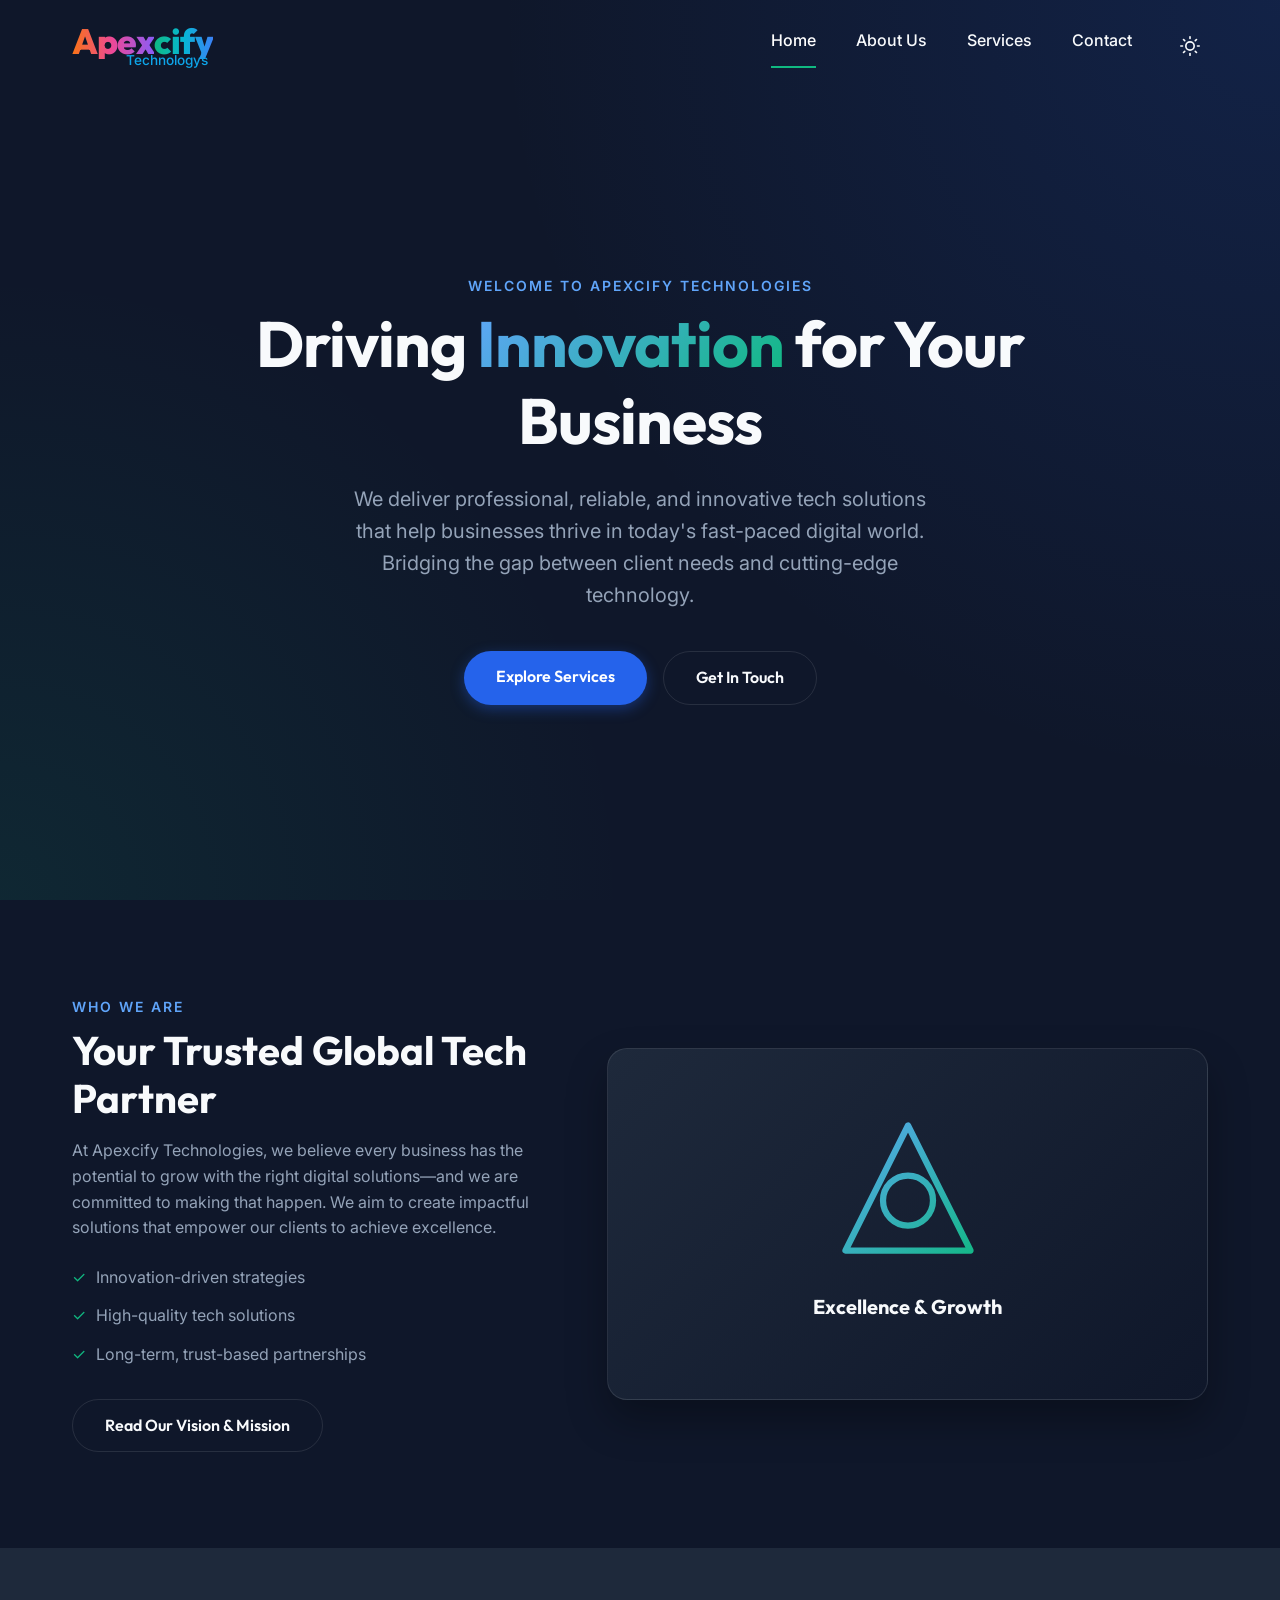
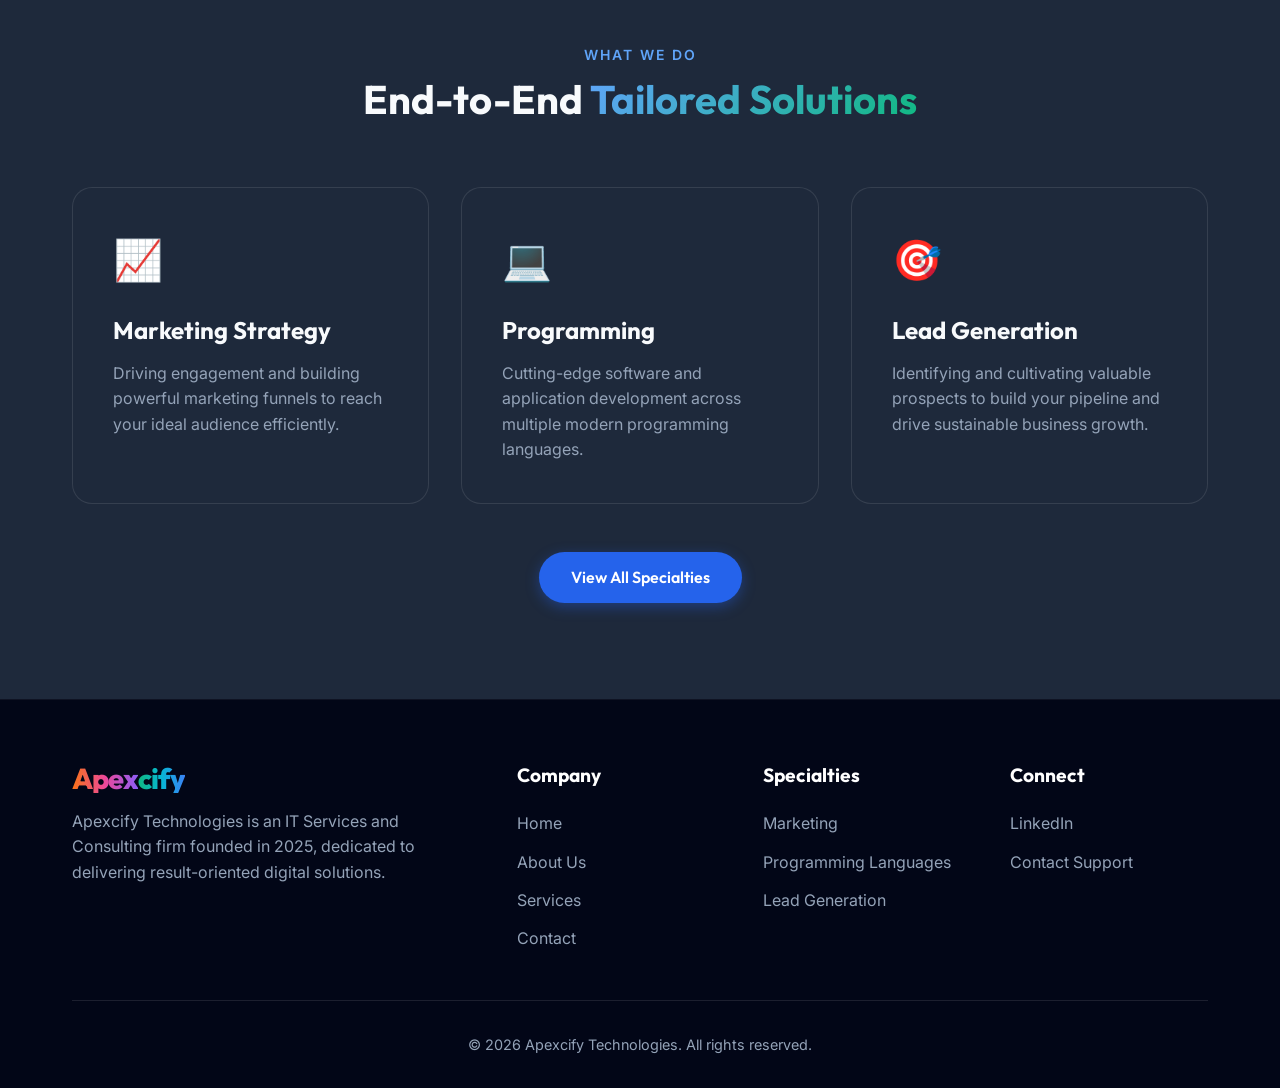
<file: index.html>
<!DOCTYPE html>
<html lang="en">
<head>
    <meta charset="UTF-8">
    <meta name="viewport" content="width=device-width, initial-scale=1.0">
    <title>Apexcify Technologies | Driving Innovation for Your Business</title>
    <meta name="description" content="Apexcify Technologies delivers professional, reliable, and innovative tech solutions including IT consulting, marketing, programming, and lead generation.">
    <!-- Main CSS -->
    <link rel="stylesheet" href="style.css">
</head>
<body>

    <!-- Header / Navigation -->
    <header class="header">
        <div class="container nav-container">
            <a href="index.html" class="logo-container">
                <div class="logo-text"><span class="apex">Apex</span><span class="cify">cify</span></div>
                <div class="logo-subtext">Technologys</div>
            </a>
            <nav class="nav-links">
                <a href="index.html" class="active">Home</a>
                <a href="about.html">About Us</a>
                <a href="services.html">Services</a>
                <a href="contact.html">Contact</a>
                <button class="theme-toggle" id="theme-toggle" aria-label="Toggle dark/light mode">
                    <svg class="sun-icon" xmlns="http://www.w3.org/2000/svg" width="20" height="20" viewBox="0 0 24 24" fill="none" stroke="currentColor" stroke-width="2" stroke-linecap="round" stroke-linejoin="round"><circle cx="12" cy="12" r="5"></circle><line x1="12" y1="1" x2="12" y2="3"></line><line x1="12" y1="21" x2="12" y2="23"></line><line x1="4.22" y1="4.22" x2="5.64" y2="5.64"></line><line x1="18.36" y1="18.36" x2="19.78" y2="19.78"></line><line x1="1" y1="12" x2="3" y2="12"></line><line x1="21" y1="12" x2="23" y2="12"></line><line x1="4.22" y1="19.78" x2="5.64" y2="18.36"></line><line x1="18.36" y1="5.64" x2="19.78" y2="4.22"></line></svg>
                    <svg class="moon-icon" xmlns="http://www.w3.org/2000/svg" width="20" height="20" viewBox="0 0 24 24" fill="none" stroke="currentColor" stroke-width="2" stroke-linecap="round" stroke-linejoin="round" style="display: none;"><path d="M21 12.79A9 9 0 1 1 11.21 3 7 7 0 0 0 21 12.79z"></path></svg>
                </button>
            </nav>
            <button class="mobile-menu-btn" aria-label="Toggle menu">
                <span class="menu-icon"></span>
            </button>
        </div>
    </header>

    <!-- Hero Section -->
    <section class="hero">
        <div class="container">
            <div class="hero-content text-center reveal">
                <span class="section-subtitle">Welcome to Apexcify Technologies</span>
                <h1>Driving <span class="gradient-text">Innovation</span> for Your Business</h1>
                <p>We deliver professional, reliable, and innovative tech solutions that help businesses thrive in today's fast-paced digital world. Bridging the gap between client needs and cutting-edge technology.</p>
                <div class="hero-btns">
                    <a href="services.html" class="btn btn-primary">Explore Services</a>
                    <a href="contact.html" class="btn btn-outline">Get in Touch</a>
                </div>
            </div>
        </div>
    </section>

    <!-- Intro Section -->
    <section class="section">
        <div class="container">
            <div class="flex-split">
                <div class="reveal">
                    <span class="section-subtitle">Who We Are</span>
                    <h2 class="section-title">Your Trusted Global Tech Partner</h2>
                    <p style="margin-bottom: 1.5rem; color: var(--text-muted);">
                        At Apexcify Technologies, we believe every business has the potential to grow with the right digital solutions—and we are committed to making that happen. We aim to create impactful solutions that empower our clients to achieve excellence.
                    </p>
                    <ul style="margin-bottom: 2rem; color: var(--text-muted);">
                        <li style="margin-bottom: 0.8rem; display: flex; align-items: center; gap: 10px;">
                            <span style="color: var(--accent);">✓</span> Innovation-driven strategies
                        </li>
                        <li style="margin-bottom: 0.8rem; display: flex; align-items: center; gap: 10px;">
                            <span style="color: var(--accent);">✓</span> High-quality tech solutions
                        </li>
                        <li style="margin-bottom: 0.8rem; display: flex; align-items: center; gap: 10px;">
                            <span style="color: var(--accent);">✓</span> Long-term, trust-based partnerships
                        </li>
                    </ul>
                    <a href="about.html" class="btn btn-outline">Read Our Vision & Mission</a>
                </div>
                <!-- Abstract visual placeholder -->
                <div class="reveal" style="background: linear-gradient(135deg, var(--bg-card), var(--bg-dark)); padding: 4rem; border-radius: 20px; border: 1px solid var(--border-color); box-shadow: 0 20px 40px rgba(0,0,0,0.3); text-align: center;">
                    <svg width="150" height="150" viewBox="0 0 24 24" fill="none" stroke="url(#paint0_linear)" stroke-width="1" stroke-linecap="round" stroke-linejoin="round">
                        <defs>
                            <linearGradient id="paint0_linear" x1="0" y1="0" x2="24" y2="24" gradientUnits="userSpaceOnUse">
                                <stop stop-color="#60a5fa" />
                                <stop offset="1" stop-color="#10b981" />
                            </linearGradient>
                        </defs>
                        <path d="M12 2L2 22H22L12 2Z"></path>
                        <circle cx="12" cy="14" r="4"></circle>
                    </svg>
                    <h3 style="margin-top: 1.5rem; font-size: 1.25rem;">Excellence & Growth</h3>
                </div>
            </div>
        </div>
    </section>

    <!-- Quick Services Preview -->
    <section class="section" style="background: var(--bg-card);">
        <div class="container">
            <div class="text-center section-header reveal">
                <span class="section-subtitle">What We Do</span>
                <h2 class="section-title">End-to-End <span class="gradient-text">Tailored Solutions</span></h2>
            </div>
            
            <div class="grid">
                <div class="card reveal" style="transition-delay: 0.1s;">
                    <div class="card-icon">📈</div>
                    <h3>Marketing Strategy</h3>
                    <p>Driving engagement and building powerful marketing funnels to reach your ideal audience efficiently.</p>
                </div>
                
                <div class="card reveal" style="transition-delay: 0.2s;">
                    <div class="card-icon">💻</div>
                    <h3>Programming</h3>
                    <p>Cutting-edge software and application development across multiple modern programming languages.</p>
                </div>
                
                <div class="card reveal" style="transition-delay: 0.3s;">
                    <div class="card-icon">🎯</div>
                    <h3>Lead Generation</h3>
                    <p>Identifying and cultivating valuable prospects to build your pipeline and drive sustainable business growth.</p>
                </div>
            </div>
            
            <div class="text-center reveal" style="margin-top: 3rem;">
                <a href="services.html" class="btn btn-primary">View All Specialties</a>
            </div>
        </div>
    </section>

    <!-- Footer -->
    <footer class="footer">
        <div class="container">
            <div class="footer-grid">
                <div class="footer-col">
                    <a href="index.html" class="logo-container" style="margin-bottom: 1rem; display: flex; flex-direction: column; align-items: flex-start;">
                        <div class="logo-text" style="font-size: 1.8rem;"><span class="apex">Apex</span><span class="cify">cify</span></div>
                    </a>
                    <p>Apexcify Technologies is an IT Services and Consulting firm founded in 2025, dedicated to delivering result-oriented digital solutions.</p>
                </div>
                <div class="footer-col">
                    <h4>Company</h4>
                    <div class="footer-links">
                        <a href="index.html">Home</a>
                        <a href="about.html">About Us</a>
                        <a href="services.html">Services</a>
                        <a href="contact.html">Contact</a>
                    </div>
                </div>
                <div class="footer-col">
                    <h4>Specialties</h4>
                    <div class="footer-links">
                        <a href="services.html#marketing">Marketing</a>
                        <a href="services.html#programming">Programming Languages</a>
                        <a href="services.html#leadgen">Lead Generation</a>
                    </div>
                </div>
                <div class="footer-col">
                    <h4>Connect</h4>
                    <div class="footer-links">
                        <a href="https://www.linkedin.com/company/apexcifytechnologys" target="_blank">LinkedIn</a>
                        <a href="contact.html">Contact Support</a>
                    </div>
                </div>
            </div>
            <div class="footer-bottom">
                <p>&copy; 2026 Apexcify Technologies. All rights reserved.</p>
            </div>
        </div>
    </footer>

    <!-- Main JS -->
    <script src="main.js"></script>
</body>
</html>
</file>
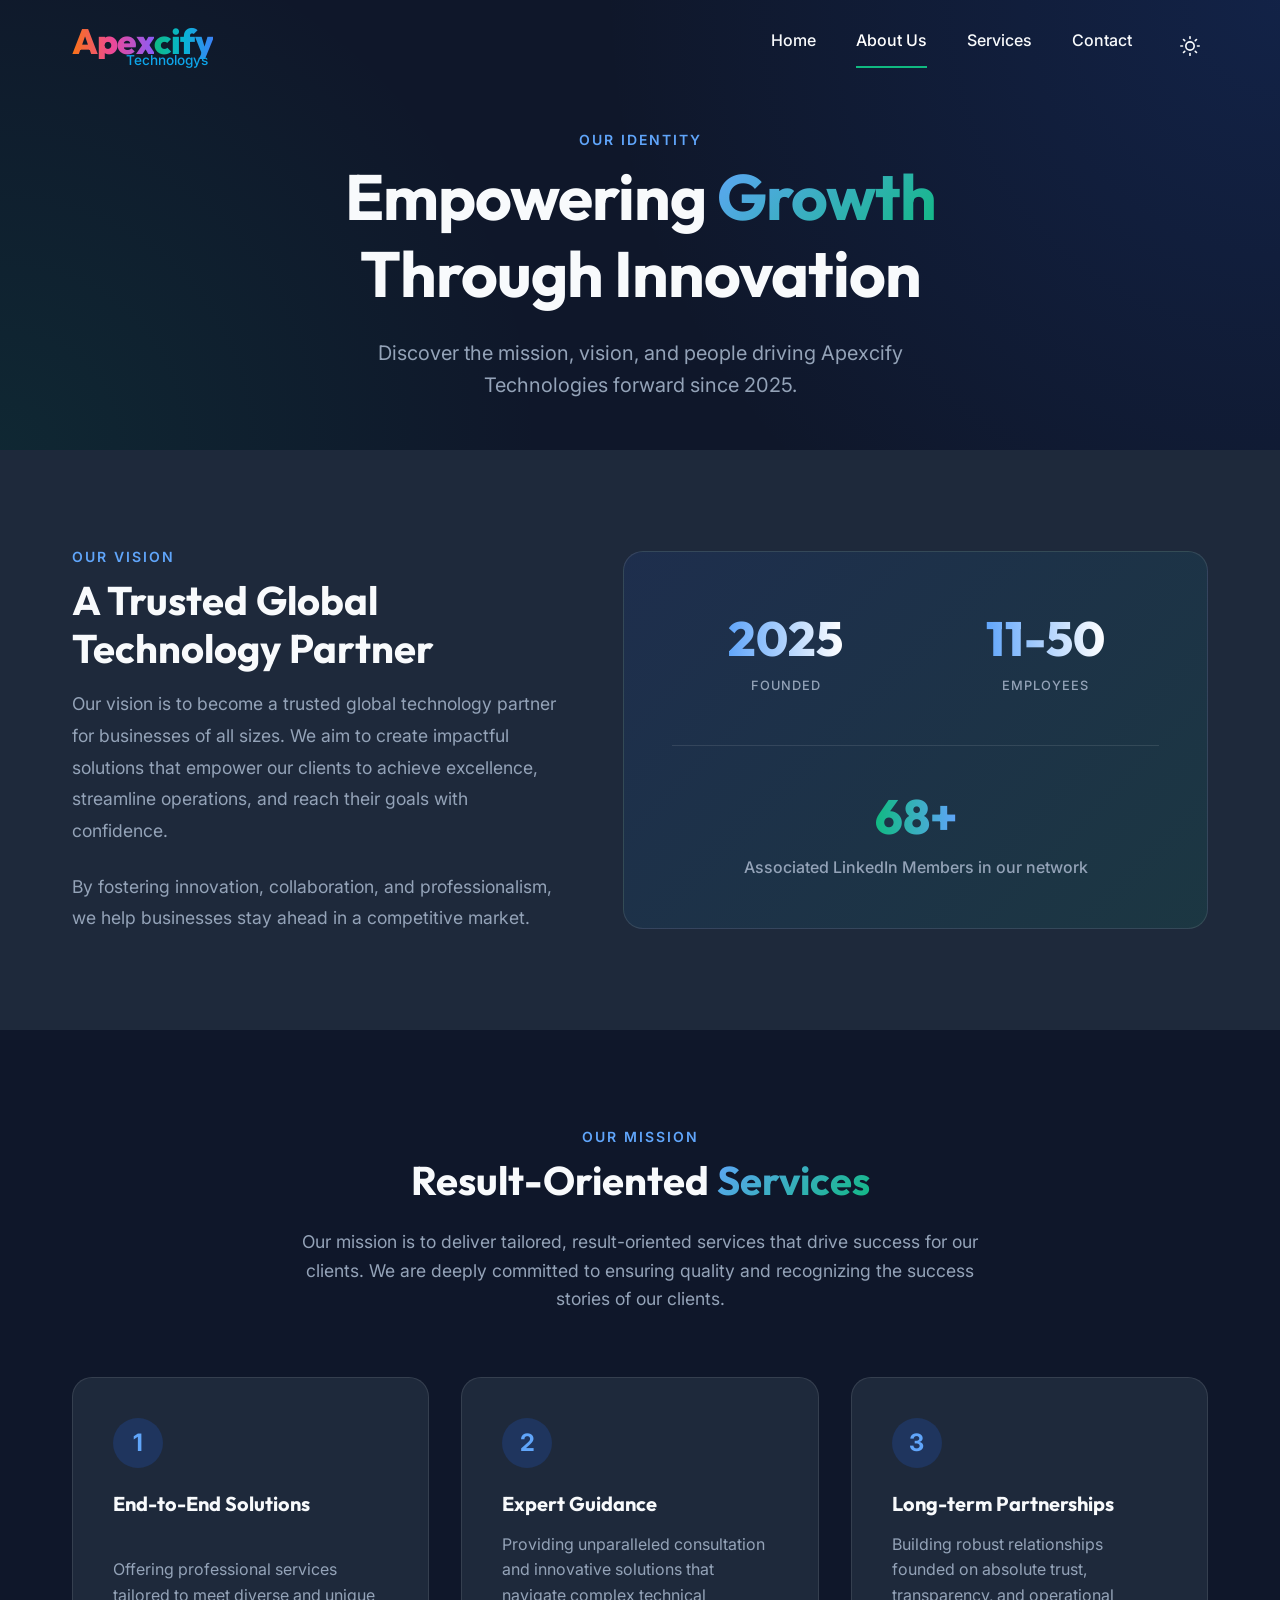
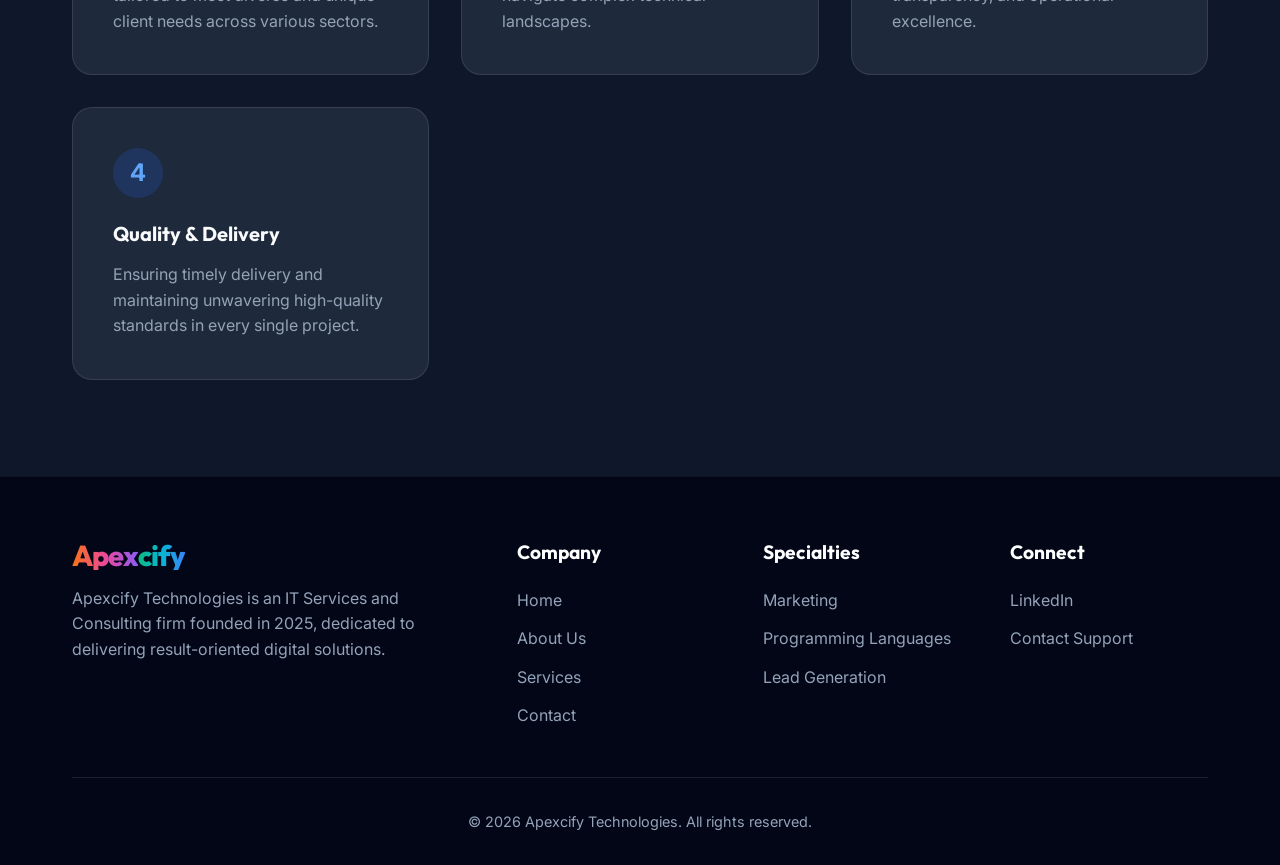
<file: about.html>
<!DOCTYPE html>
<html lang="en">
<head>
    <meta charset="UTF-8">
    <meta name="viewport" content="width=device-width, initial-scale=1.0">
    <title>About Us | Apexcify Technologies</title>
    <meta name="description" content="Learn about Apexcify Technologies' vision, mission, and how we empower businesses globally with expert IT consulting and tailored services.">
    <!-- Main CSS -->
    <link rel="stylesheet" href="style.css">
</head>
<body>

    <!-- Header / Navigation -->
    <header class="header">
        <div class="container nav-container">
            <a href="index.html" class="logo-container">
                <div class="logo-text"><span class="apex">Apex</span><span class="cify">cify</span></div>
                <div class="logo-subtext">Technologys</div>
            </a>
            <nav class="nav-links">
                <a href="index.html">Home</a>
                <a href="about.html" class="active">About Us</a>
                <a href="services.html">Services</a>
                <a href="contact.html">Contact</a>
                <button class="theme-toggle" id="theme-toggle" aria-label="Toggle dark/light mode">
                    <svg class="sun-icon" xmlns="http://www.w3.org/2000/svg" width="20" height="20" viewBox="0 0 24 24" fill="none" stroke="currentColor" stroke-width="2" stroke-linecap="round" stroke-linejoin="round"><circle cx="12" cy="12" r="5"></circle><line x1="12" y1="1" x2="12" y2="3"></line><line x1="12" y1="21" x2="12" y2="23"></line><line x1="4.22" y1="4.22" x2="5.64" y2="5.64"></line><line x1="18.36" y1="18.36" x2="19.78" y2="19.78"></line><line x1="1" y1="12" x2="3" y2="12"></line><line x1="21" y1="12" x2="23" y2="12"></line><line x1="4.22" y1="19.78" x2="5.64" y2="18.36"></line><line x1="18.36" y1="5.64" x2="19.78" y2="4.22"></line></svg>
                    <svg class="moon-icon" xmlns="http://www.w3.org/2000/svg" width="20" height="20" viewBox="0 0 24 24" fill="none" stroke="currentColor" stroke-width="2" stroke-linecap="round" stroke-linejoin="round" style="display: none;"><path d="M21 12.79A9 9 0 1 1 11.21 3 7 7 0 0 0 21 12.79z"></path></svg>
                </button>
            </nav>
            <button class="mobile-menu-btn" aria-label="Toggle menu">
                <span class="menu-icon"></span>
            </button>
        </div>
    </header>

    <!-- Hero Section (Subpage Profile) -->
    <section class="hero" style="min-height: 50vh; padding-top: 120px;">
        <div class="container">
            <div class="hero-content text-center reveal">
                <span class="section-subtitle">Our Identity</span>
                <h1>Empowering <span class="gradient-text">Growth</span> Through Innovation</h1>
                <p>Discover the mission, vision, and people driving Apexcify Technologies forward since 2025.</p>
            </div>
        </div>
    </section>

    <!-- Vision Section -->
    <section class="section" style="background: var(--bg-card);">
        <div class="container">
            <div class="flex-split reveal">
                <div>
                    <span class="section-subtitle">Our Vision</span>
                    <h2 class="section-title">A Trusted Global Technology Partner</h2>
                    <p style="margin-bottom: 1.5rem; color: var(--text-muted); font-size: 1.1rem; line-height: 1.8;">
                        Our vision is to become a trusted global technology partner for businesses of all sizes. We aim to create impactful solutions that empower our clients to achieve excellence, streamline operations, and reach their goals with confidence. 
                    </p>
                    <p style="color: var(--text-muted); font-size: 1.1rem; line-height: 1.8;">
                        By fostering innovation, collaboration, and professionalism, we help businesses stay ahead in a competitive market.
                    </p>
                </div>
                <div class="about-stats-grid">
                    <!-- Company Stats -->
                    <div style="text-align: center;">
                        <span style="font-size: 3rem; font-weight: 800; font-family: var(--font-heading); background: linear-gradient(to right, #60a5fa, #fff); -webkit-background-clip: text; background-clip: text; color: transparent;">2025</span>
                        <p style="color: var(--text-muted); font-weight: 500; text-transform: uppercase; font-size: 0.8rem; letter-spacing: 1px;">Founded</p>
                    </div>
                    <div style="text-align: center;">
                        <span style="font-size: 3rem; font-weight: 800; font-family: var(--font-heading); background: linear-gradient(to right, #60a5fa, #fff); -webkit-background-clip: text; background-clip: text; color: transparent;">11-50</span>
                        <p style="color: var(--text-muted); font-weight: 500; text-transform: uppercase; font-size: 0.8rem; letter-spacing: 1px;">Employees</p>
                    </div>
                    <div style="grid-column: span 2; text-align: center; margin-top: 1rem; padding-top: 2rem; border-top: 1px solid var(--border-color);">
                        <span style="font-size: 3rem; font-weight: 800; font-family: var(--font-heading); background: linear-gradient(to right, #10b981, #60a5fa); -webkit-background-clip: text; background-clip: text; color: transparent;">68+</span>
                        <p style="color: var(--text-muted); font-weight: 500;">Associated LinkedIn Members in our network</p>
                    </div>
                </div>
            </div>
        </div>
    </section>

    <!-- Mission Section -->
    <section class="section">
        <div class="container">
            <div class="text-center section-header reveal">
                <span class="section-subtitle">Our Mission</span>
                <h2 class="section-title">Result-Oriented <span class="gradient-text">Services</span></h2>
                <p style="max-width: 700px; margin: 1.5rem auto 0; color: var(--text-muted); font-size: 1.1rem;">
                    Our mission is to deliver tailored, result-oriented services that drive success for our clients. We are deeply committed to ensuring quality and recognizing the success stories of our clients.
                </p>
            </div>

            <div class="grid" style="margin-top: 2rem;">
                <div class="card reveal" style="transition-delay: 0.1s; display: flex; flex-direction: column;">
                    <div style="width: 50px; height: 50px; border-radius: 50%; background: rgba(37,99,235,0.2); display: flex; align-items: center; justify-content: center; color: var(--primary-light); font-size: 1.5rem; font-weight: bold; margin-bottom: 1.5rem;">1</div>
                    <h3 style="font-size: 1.25rem;">End-to-End Solutions</h3>
                    <p style="margin-top: auto;">Offering professional services tailored to meet diverse and unique client needs across various sectors.</p>
                </div>
                
                <div class="card reveal" style="transition-delay: 0.2s; display: flex; flex-direction: column;">
                    <div style="width: 50px; height: 50px; border-radius: 50%; background: rgba(37,99,235,0.2); display: flex; align-items: center; justify-content: center; color: var(--primary-light); font-size: 1.5rem; font-weight: bold; margin-bottom: 1.5rem;">2</div>
                    <h3 style="font-size: 1.25rem;">Expert Guidance</h3>
                    <p style="margin-top: auto;">Providing unparalleled consultation and innovative solutions that navigate complex technical landscapes.</p>
                </div>

                <div class="card reveal" style="transition-delay: 0.3s; display: flex; flex-direction: column;">
                    <div style="width: 50px; height: 50px; border-radius: 50%; background: rgba(37,99,235,0.2); display: flex; align-items: center; justify-content: center; color: var(--primary-light); font-size: 1.5rem; font-weight: bold; margin-bottom: 1.5rem;">3</div>
                    <h3 style="font-size: 1.25rem;">Long-term Partnerships</h3>
                    <p style="margin-top: auto;">Building robust relationships founded on absolute trust, transparency, and operational excellence.</p>
                </div>

                <div class="card reveal" style="transition-delay: 0.4s; display: flex; flex-direction: column;">
                    <div style="width: 50px; height: 50px; border-radius: 50%; background: rgba(37,99,235,0.2); display: flex; align-items: center; justify-content: center; color: var(--primary-light); font-size: 1.5rem; font-weight: bold; margin-bottom: 1.5rem;">4</div>
                    <h3 style="font-size: 1.25rem;">Quality & Delivery</h3>
                    <p style="margin-top: auto;">Ensuring timely delivery and maintaining unwavering high-quality standards in every single project.</p>
                </div>
            </div>
        </div>
    </section>

    <!-- Footer -->
    <footer class="footer">
        <div class="container">
            <div class="footer-grid">
                <div class="footer-col">
                    <a href="index.html" class="logo-container" style="margin-bottom: 1rem; display: flex; flex-direction: column; align-items: flex-start;">
                        <div class="logo-text" style="font-size: 1.8rem;"><span class="apex">Apex</span><span class="cify">cify</span></div>
                    </a>
                    <p>Apexcify Technologies is an IT Services and Consulting firm founded in 2025, dedicated to delivering result-oriented digital solutions.</p>
                </div>
                <div class="footer-col">
                    <h4>Company</h4>
                    <div class="footer-links">
                        <a href="index.html">Home</a>
                        <a href="about.html">About Us</a>
                        <a href="services.html">Services</a>
                        <a href="contact.html">Contact</a>
                    </div>
                </div>
                <div class="footer-col">
                    <h4>Specialties</h4>
                    <div class="footer-links">
                        <a href="services.html#marketing">Marketing</a>
                        <a href="services.html#programming">Programming Languages</a>
                        <a href="services.html#leadgen">Lead Generation</a>
                    </div>
                </div>
                <div class="footer-col">
                    <h4>Connect</h4>
                    <div class="footer-links">
                        <a href="https://www.linkedin.com/company/apexcifytechnologys" target="_blank">LinkedIn</a>
                        <a href="contact.html">Contact Support</a>
                    </div>
                </div>
            </div>
            <div class="footer-bottom">
                <p>&copy; 2026 Apexcify Technologies. All rights reserved.</p>
            </div>
        </div>
    </footer>

    <!-- Main JS -->
    <script src="main.js"></script>
</body>
</html>
</file>
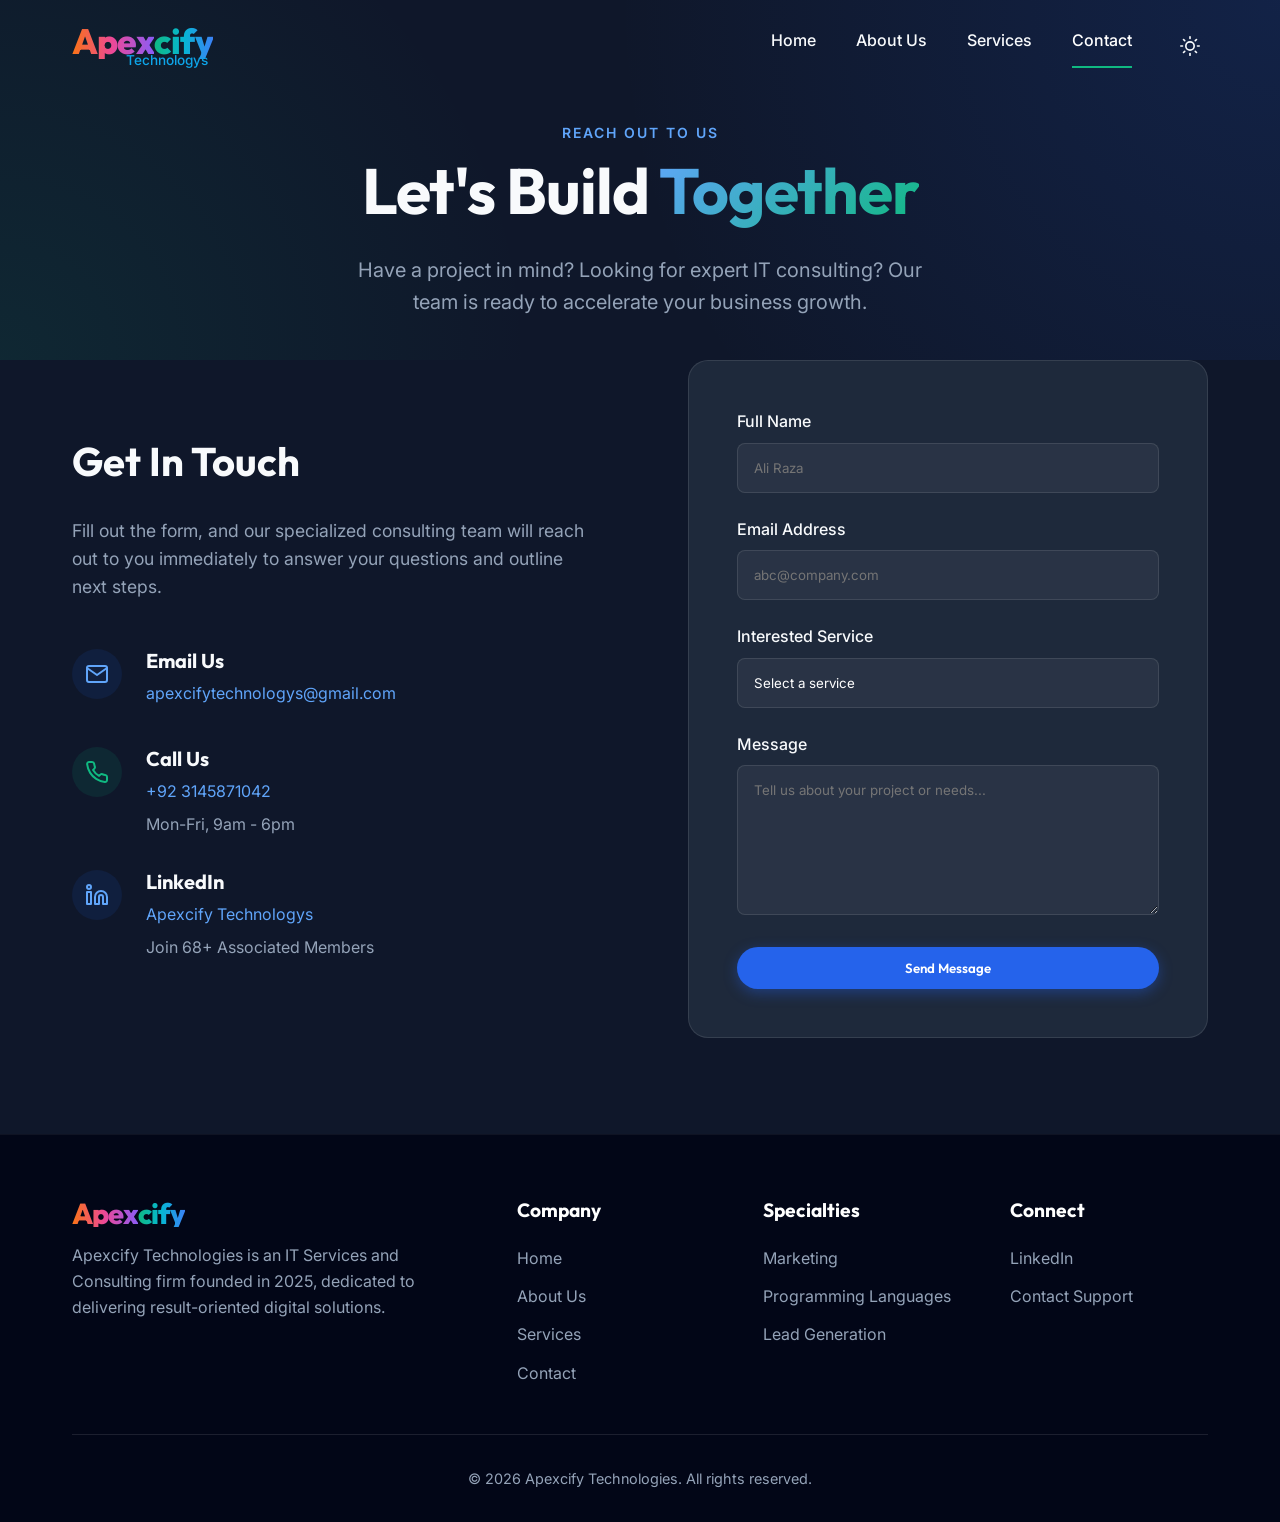
<file: contact.html>
<!DOCTYPE html>
<html lang="en">
<head>
    <meta charset="UTF-8">
    <meta name="viewport" content="width=device-width, initial-scale=1.0">
    <title>Contact | Apexcify Technologies</title>
    <meta name="description" content="Get in touch with Apexcify Technologies and let's discuss your next IT consulting, programming, or lead generation project.">
    <!-- Main CSS -->
    <link rel="stylesheet" href="style.css">
</head>
<body>

    <!-- Header / Navigation -->
    <header class="header">
        <div class="container nav-container">
            <a href="index.html" class="logo-container">
                <div class="logo-text"><span class="apex">Apex</span><span class="cify">cify</span></div>
                <div class="logo-subtext">Technologys</div>
            </a>
            <nav class="nav-links">
                <a href="index.html">Home</a>
                <a href="about.html">About Us</a>
                <a href="services.html">Services</a>
                <a href="contact.html" class="active">Contact</a>
                <button class="theme-toggle" id="theme-toggle" aria-label="Toggle dark/light mode">
                    <svg class="sun-icon" xmlns="http://www.w3.org/2000/svg" width="20" height="20" viewBox="0 0 24 24" fill="none" stroke="currentColor" stroke-width="2" stroke-linecap="round" stroke-linejoin="round"><circle cx="12" cy="12" r="5"></circle><line x1="12" y1="1" x2="12" y2="3"></line><line x1="12" y1="21" x2="12" y2="23"></line><line x1="4.22" y1="4.22" x2="5.64" y2="5.64"></line><line x1="18.36" y1="18.36" x2="19.78" y2="19.78"></line><line x1="1" y1="12" x2="3" y2="12"></line><line x1="21" y1="12" x2="23" y2="12"></line><line x1="4.22" y1="19.78" x2="5.64" y2="18.36"></line><line x1="18.36" y1="5.64" x2="19.78" y2="4.22"></line></svg>
                    <svg class="moon-icon" xmlns="http://www.w3.org/2000/svg" width="20" height="20" viewBox="0 0 24 24" fill="none" stroke="currentColor" stroke-width="2" stroke-linecap="round" stroke-linejoin="round" style="display: none;"><path d="M21 12.79A9 9 0 1 1 11.21 3 7 7 0 0 0 21 12.79z"></path></svg>
                </button>
            </nav>
            <button class="mobile-menu-btn" aria-label="Toggle menu">
                <span class="menu-icon"></span>
            </button>
        </div>
    </header>

    <!-- Hero Section -->
    <section class="hero" style="min-height: 40vh; padding-top: 120px;">
        <div class="container">
            <div class="hero-content text-center reveal">
                <span class="section-subtitle">Reach Out To Us</span>
                <h1>Let's Build <span class="gradient-text">Together</span></h1>
                <p>Have a project in mind? Looking for expert IT consulting? Our team is ready to accelerate your business growth.</p>
            </div>
        </div>
    </section>

    <!-- Contact Details & Form -->
    <section class="section" style="padding-top: 0;">
        <div class="container">
            <div class="flex-split reveal">
                
                <!-- Contact Info -->
                <div class="contact-info">
                    <h2 class="section-title" style="margin-bottom: 2rem;">Get In Touch</h2>
                    <p style="color: var(--text-muted); font-size: 1.1rem; margin-bottom: 3rem;">
                        Fill out the form, and our specialized consulting team will reach out to you immediately to answer your questions and outline next steps.
                    </p>
                    
                    <div style="display: flex; flex-direction: column; gap: 2rem;">
                        <div style="display: flex; gap: 1.5rem; align-items: flex-start;">
                            <div style="width: 50px; height: 50px; border-radius: 50%; background: rgba(37,99,235,0.1); display: flex; align-items: center; justify-content: center; color: var(--primary-light); flex-shrink: 0;">
                                <svg width="24" height="24" viewBox="0 0 24 24" fill="none" stroke="currentColor" stroke-width="2" stroke-linecap="round" stroke-linejoin="round"><path d="M4 4h16c1.1 0 2 .9 2 2v12c0 1.1-.9 2-2 2H4c-1.1 0-2-.9-2-2V6c0-1.1.9-2 2-2z"></path><polyline points="22,6 12,13 2,6"></polyline></svg>
                            </div>
                            <div>
                                <h4 style="font-size: 1.25rem; margin-bottom: 0.5rem;">Email Us</h4>
                                <a href="mailto:apexcifytechnologys@gmail.com" style="color: var(--primary-light); text-decoration: none; display: block; margin-bottom: 0.5rem;">apexcifytechnologys@gmail.com</a>
                            </div>
                        </div>

                        <div style="display: flex; gap: 1.5rem; align-items: flex-start;">
                            <div style="width: 50px; height: 50px; border-radius: 50%; background: rgba(16,185,129,0.1); display: flex; align-items: center; justify-content: center; color: var(--accent); flex-shrink: 0;">
                                <svg width="24" height="24" viewBox="0 0 24 24" fill="none" stroke="currentColor" stroke-width="2" stroke-linecap="round" stroke-linejoin="round"><path d="M22 16.92v3a2 2 0 0 1-2.18 2 19.79 19.79 0 0 1-8.63-3.07 19.5 19.5 0 0 1-6-6 19.79 19.79 0 0 1-3.07-8.67A2 2 0 0 1 4.11 2h3a2 2 0 0 1 2 1.72 12.84 12.84 0 0 0 .7 2.81 2 2 0 0 1-.45 2.11L8.09 9.91a16 16 0 0 0 6 6l1.27-1.27a2 2 0 0 1 2.11-.45 12.84 12.84 0 0 0 2.81.7A2 2 0 0 1 22 16.92z"></path></svg>
                            </div>
                            <div>
                                <h4 style="font-size: 1.25rem; margin-bottom: 0.5rem;">Call Us</h4>
                                <a href="tel:+923145871042" style="color: var(--primary-light); text-decoration: none; display: block; margin-bottom: 0.5rem;">+92 3145871042</a>
                                <p style="color: var(--text-muted);">Mon-Fri, 9am - 6pm</p>
                            </div>
                        </div>

                        <div style="display: flex; gap: 1.5rem; align-items: flex-start;">
                            <div style="width: 50px; height: 50px; border-radius: 50%; background: rgba(37,99,235,0.1); display: flex; align-items: center; justify-content: center; color: var(--primary-light); flex-shrink: 0;">
                                <svg width="24" height="24" viewBox="0 0 24 24" fill="none" stroke="currentColor" stroke-width="2" stroke-linecap="round" stroke-linejoin="round"><path d="M16 8a6 6 0 0 1 6 6v7h-4v-7a2 2 0 0 0-2-2 2 2 0 0 0-2 2v7h-4v-7a6 6 0 0 1 6-6z"></path><rect x="2" y="9" width="4" height="12"></rect><circle cx="4" cy="4" r="2"></circle></svg>
                            </div>
                            <div>
                                <h4 style="font-size: 1.25rem; margin-bottom: 0.5rem;">LinkedIn</h4>
                                <a href="https://www.linkedin.com/company/apexcifytechnologys" target="_blank" style="color: var(--primary-light); text-decoration: none; display: block; margin-bottom: 0.5rem;">Apexcify Technologys</a>
                                <p style="color: var(--text-muted);">Join 68+ Associated Members</p>
                            </div>
                        </div>
                    </div>
                </div>
                
                <!-- Form -->
                <div>
                    <form class="contact-form" onsubmit="event.preventDefault(); alert('Message Form Simulation. In production, this will submit your message.');">
                        <div class="form-group">
                            <label for="name">Full Name</label>
                            <input type="text" id="name" class="form-control" placeholder="Ali Raza" required>
                        </div>
                        <div class="form-group">
                            <label for="email">Email Address</label>
                            <input type="email" id="email" class="form-control" placeholder="abc@company.com" required>
                        </div>
                        <div class="form-group">
                            <label for="service">Interested Service</label>
                            <select id="service" class="form-control" required style="appearance: none;">
                                <option value="" disabled selected>Select a service</option>
                                <option value="marketing">Marketing Strategy</option>
                                <option value="programming">Programming & Development</option>
                                <option value="leadgen">Lead Generation</option>
                                <option value="other">IT Consulting / Other</option>
                            </select>
                        </div>
                        <div class="form-group">
                            <label for="message">Message</label>
                            <textarea id="message" class="form-control" placeholder="Tell us about your project or needs..." required></textarea>
                        </div>
                        <button type="submit" class="btn btn-primary" style="width: 100%;">Send Message</button>
                    </form>
                </div>
                
            </div>
        </div>
    </section>

    <!-- Footer -->
    <footer class="footer">
        <div class="container">
            <div class="footer-grid">
                <div class="footer-col">
                    <a href="index.html" class="logo-container" style="margin-bottom: 1rem; display: flex; flex-direction: column; align-items: flex-start;">
                        <div class="logo-text" style="font-size: 1.8rem;"><span class="apex">Apex</span><span class="cify">cify</span></div>
                    </a>
                    <p>Apexcify Technologies is an IT Services and Consulting firm founded in 2025, dedicated to delivering result-oriented digital solutions.</p>
                </div>
                <div class="footer-col">
                    <h4>Company</h4>
                    <div class="footer-links">
                        <a href="index.html">Home</a>
                        <a href="about.html">About Us</a>
                        <a href="services.html">Services</a>
                        <a href="contact.html">Contact</a>
                    </div>
                </div>
                <div class="footer-col">
                    <h4>Specialties</h4>
                    <div class="footer-links">
                        <a href="services.html#marketing">Marketing</a>
                        <a href="services.html#programming">Programming Languages</a>
                        <a href="services.html#leadgen">Lead Generation</a>
                    </div>
                </div>
                <div class="footer-col">
                    <h4>Connect</h4>
                    <div class="footer-links">
                        <a href="https://www.linkedin.com/company/apexcifytechnologys" target="_blank">LinkedIn</a>
                        <a href="contact.html">Contact Support</a>
                    </div>
                </div>
            </div>
            <div class="footer-bottom">
                <p>&copy; 2026 Apexcify Technologies. All rights reserved.</p>
            </div>
        </div>
    </footer>

    <!-- Main JS -->
    <script src="main.js"></script>
</body>
</html>
</file>
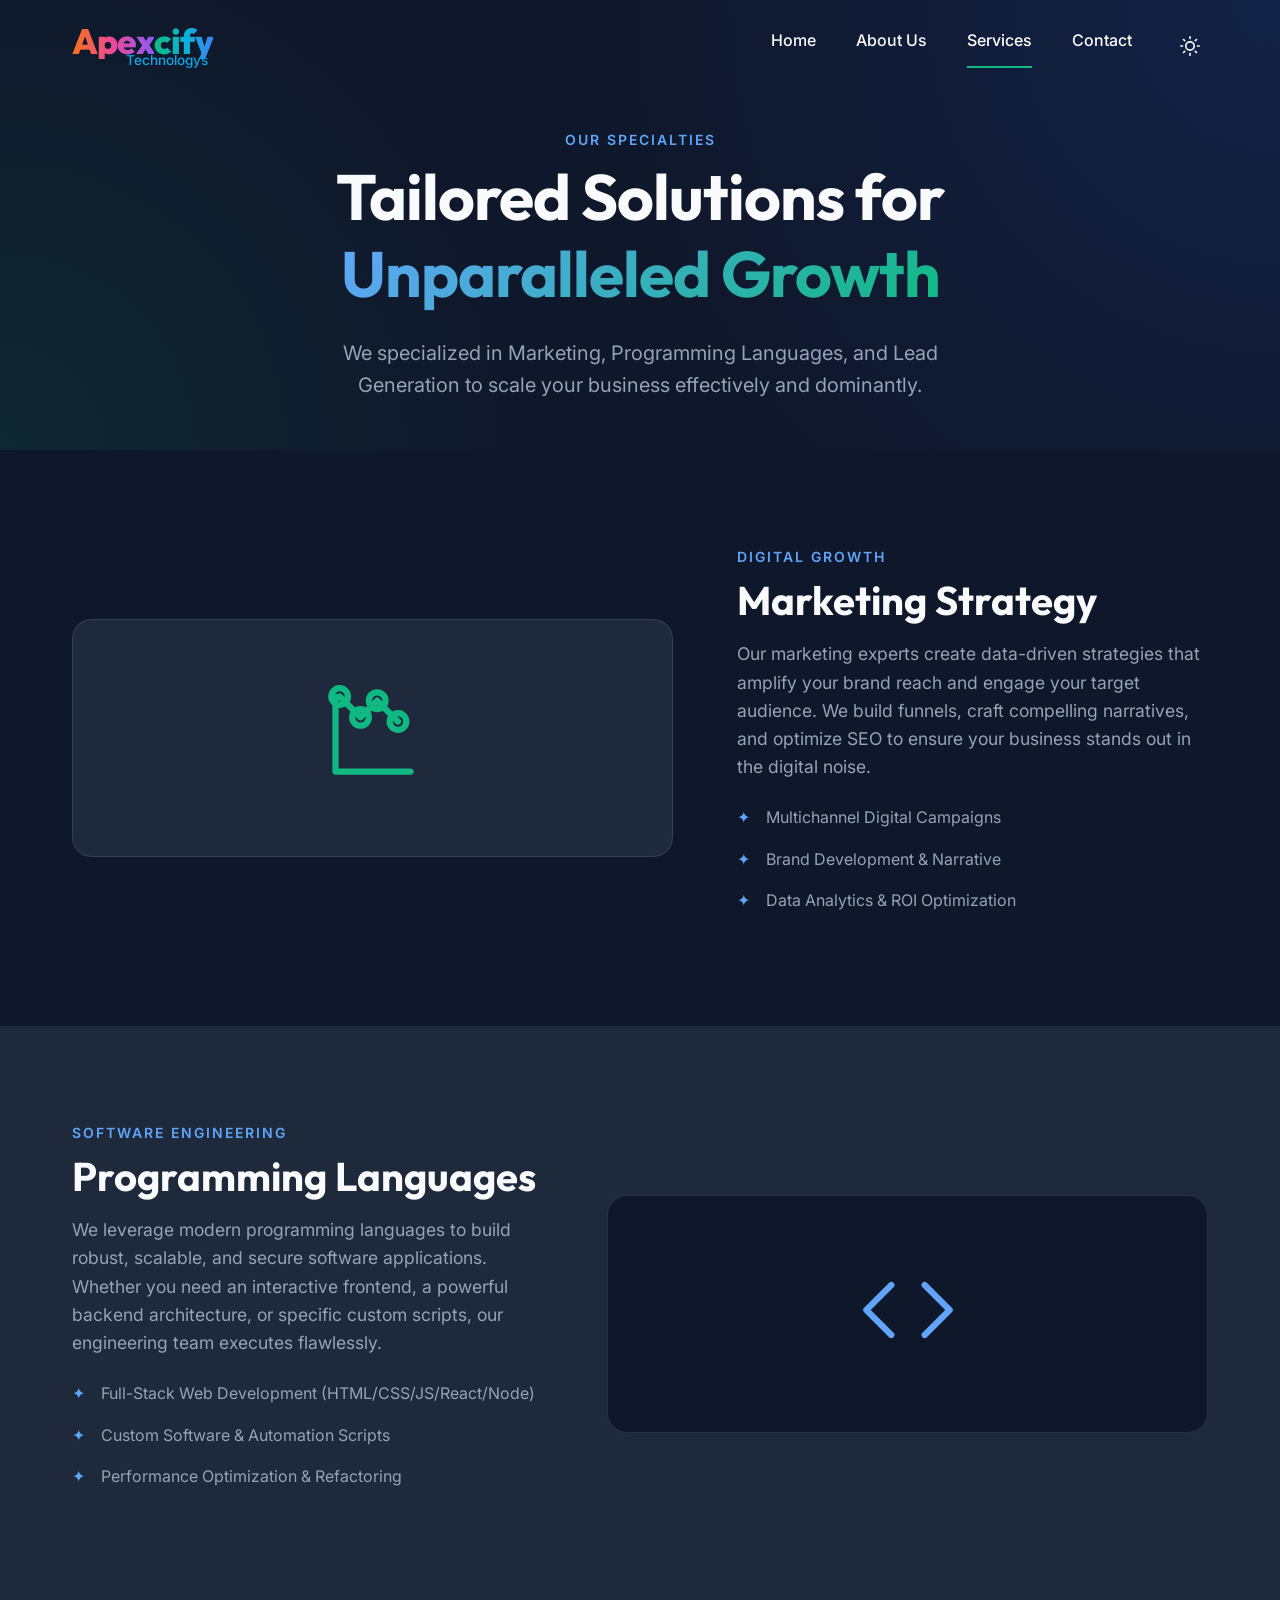
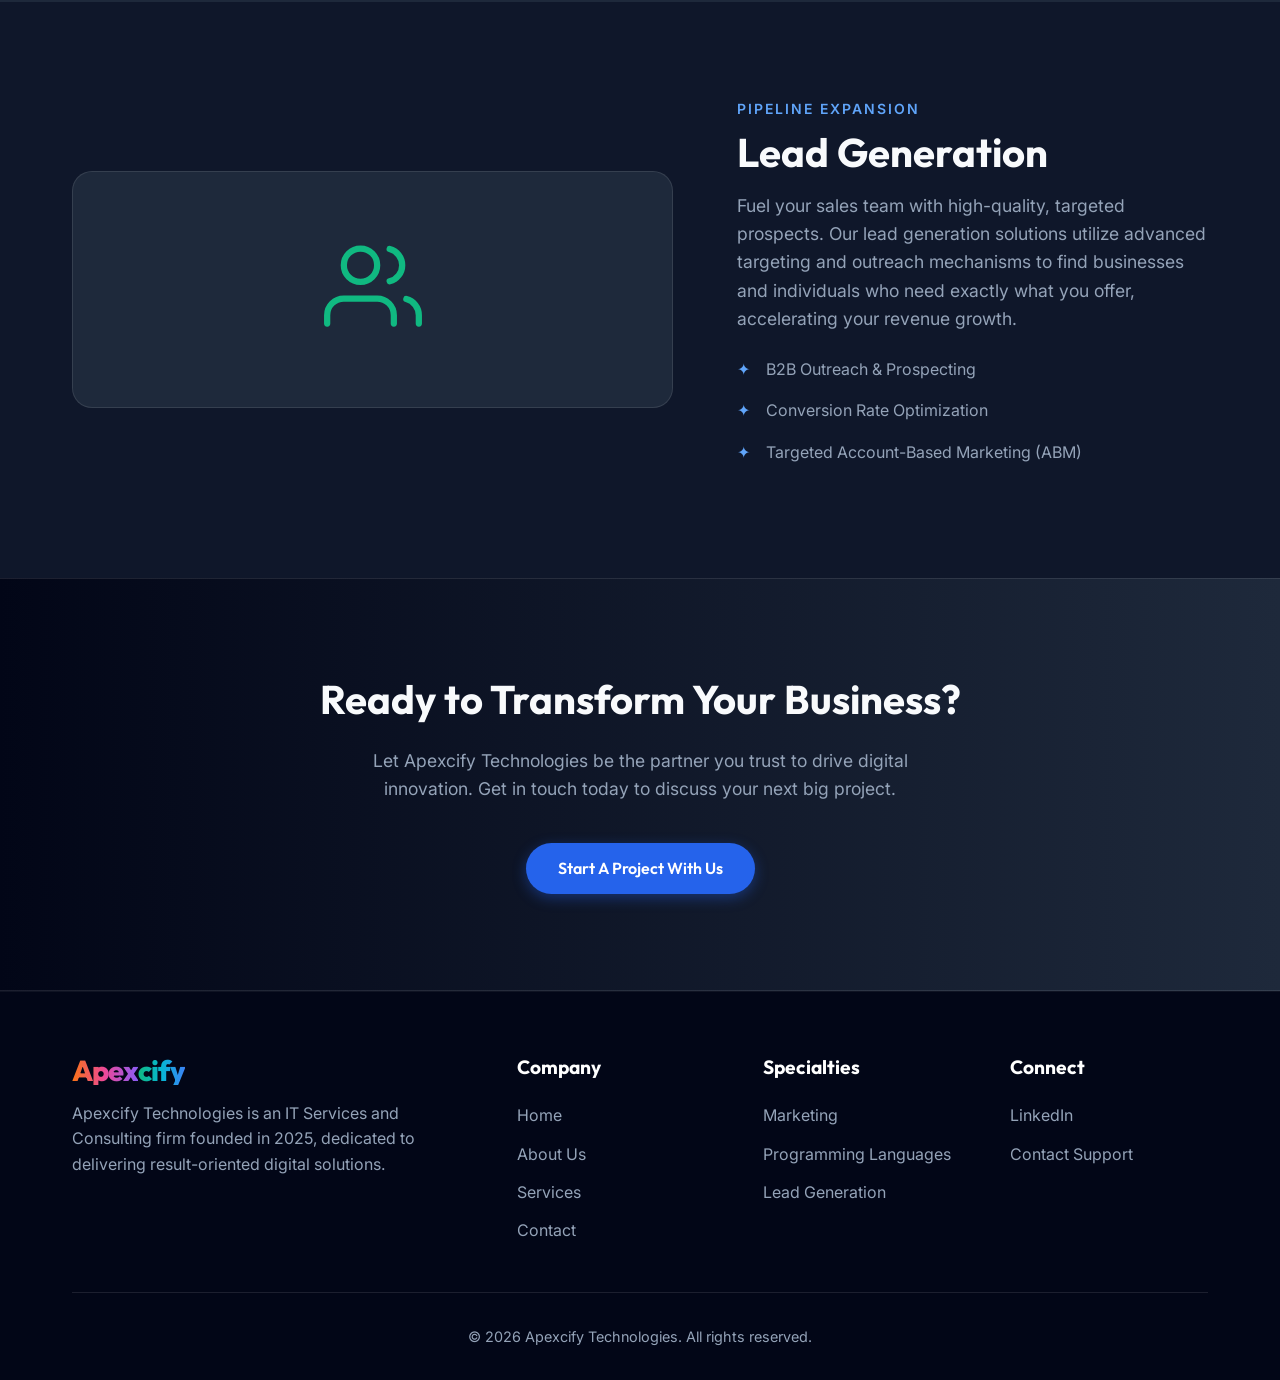
<file: services.html>
<!DOCTYPE html>
<html lang="en">
<head>
    <meta charset="UTF-8">
    <meta name="viewport" content="width=device-width, initial-scale=1.0">
    <title>Our Specialties | Apexcify Technologies</title>
    <meta name="description" content="Explore Apexcify Technologies' core specialties: Marketing strategy, multi-language Programming, and targeted Lead Generation for your business growth.">
    <!-- Main CSS -->
    <link rel="stylesheet" href="style.css">
</head>
<body>

    <!-- Header / Navigation -->
    <header class="header">
        <div class="container nav-container">
            <a href="index.html" class="logo-container">
                <div class="logo-text"><span class="apex">Apex</span><span class="cify">cify</span></div>
                <div class="logo-subtext">Technologys</div>
            </a>
            <nav class="nav-links">
                <a href="index.html">Home</a>
                <a href="about.html">About Us</a>
                <a href="services.html" class="active">Services</a>
                <a href="contact.html">Contact</a>
                <button class="theme-toggle" id="theme-toggle" aria-label="Toggle dark/light mode">
                    <svg class="sun-icon" xmlns="http://www.w3.org/2000/svg" width="20" height="20" viewBox="0 0 24 24" fill="none" stroke="currentColor" stroke-width="2" stroke-linecap="round" stroke-linejoin="round"><circle cx="12" cy="12" r="5"></circle><line x1="12" y1="1" x2="12" y2="3"></line><line x1="12" y1="21" x2="12" y2="23"></line><line x1="4.22" y1="4.22" x2="5.64" y2="5.64"></line><line x1="18.36" y1="18.36" x2="19.78" y2="19.78"></line><line x1="1" y1="12" x2="3" y2="12"></line><line x1="21" y1="12" x2="23" y2="12"></line><line x1="4.22" y1="19.78" x2="5.64" y2="18.36"></line><line x1="18.36" y1="5.64" x2="19.78" y2="4.22"></line></svg>
                    <svg class="moon-icon" xmlns="http://www.w3.org/2000/svg" width="20" height="20" viewBox="0 0 24 24" fill="none" stroke="currentColor" stroke-width="2" stroke-linecap="round" stroke-linejoin="round" style="display: none;"><path d="M21 12.79A9 9 0 1 1 11.21 3 7 7 0 0 0 21 12.79z"></path></svg>
                </button>
            </nav>
            <button class="mobile-menu-btn" aria-label="Toggle menu">
                <span class="menu-icon"></span>
            </button>
        </div>
    </header>

    <!-- Hero Section -->
    <section class="hero" style="min-height: 50vh; padding-top: 120px;">
        <div class="container">
            <div class="hero-content text-center reveal">
                <span class="section-subtitle">Our Specialties</span>
                <h1>Tailored Solutions for <span class="gradient-text">Unparalleled Growth</span></h1>
                <p>We specialized in Marketing, Programming Languages, and Lead Generation to scale your business effectively and dominantly.</p>
            </div>
        </div>
    </section>

    <!-- Marketing Service -->
    <section id="marketing" class="section">
        <div class="container">
            <div class="flex-split reveal">
                <div class="service-icon-box">
                    <svg width="100" height="100" viewBox="0 0 24 24" fill="none" stroke="currentColor" stroke-width="1.5" stroke-linecap="round" stroke-linejoin="round">
                        <path d="M3 3v18h18" />
                        <path d="M18 9l-5-5-4 4-5-5" />
                        <circle cx="18" cy="9" r="2" />
                        <circle cx="13" cy="4" r="2" />
                        <circle cx="9" cy="8" r="2" />
                        <circle cx="4" cy="3" r="2" />
                    </svg>
                </div>
                <div>
                    <span class="section-subtitle">Digital Growth</span>
                    <h2 class="section-title">Marketing Strategy</h2>
                    <p style="color: var(--text-muted); font-size: 1.1rem; margin-bottom: 1.5rem;">
                        Our marketing experts create data-driven strategies that amplify your brand reach and engage your target audience. We build funnels, craft compelling narratives, and optimize SEO to ensure your business stands out in the digital noise.
                    </p>
                    <ul style="color: var(--text-muted);">
                        <li style="margin-bottom: 1rem; display: flex; gap: 1rem;"><span style="color:var(--primary-light)">✦</span> Multichannel Digital Campaigns</li>
                        <li style="margin-bottom: 1rem; display: flex; gap: 1rem;"><span style="color:var(--primary-light)">✦</span> Brand Development & Narrative</li>
                        <li style="margin-bottom: 1rem; display: flex; gap: 1rem;"><span style="color:var(--primary-light)">✦</span> Data Analytics & ROI Optimization</li>
                    </ul>
                </div>
            </div>
        </div>
    </section>

    <!-- Programming Service -->
    <section id="programming" class="section" style="background: var(--bg-card);">
        <div class="container">
            <div class="flex-split reverse reveal">
                <div class="service-icon-box programming">
                    <svg width="100" height="100" viewBox="0 0 24 24" fill="none" stroke="currentColor" stroke-width="1.5" stroke-linecap="round" stroke-linejoin="round">
                        <polyline points="16 18 22 12 16 6"></polyline>
                        <polyline points="8 6 2 12 8 18"></polyline>
                    </svg>
                </div>
                <div>
                    <span class="section-subtitle">Software Engineering</span>
                    <h2 class="section-title">Programming Languages</h2>
                    <p style="color: var(--text-muted); font-size: 1.1rem; margin-bottom: 1.5rem;">
                        We leverage modern programming languages to build robust, scalable, and secure software applications. Whether you need an interactive frontend, a powerful backend architecture, or specific custom scripts, our engineering team executes flawlessly.
                    </p>
                    <ul style="color: var(--text-muted);">
                        <li style="margin-bottom: 1rem; display: flex; gap: 1rem;"><span style="color:var(--primary-light)">✦</span> Full-Stack Web Development (HTML/CSS/JS/React/Node)</li>
                        <li style="margin-bottom: 1rem; display: flex; gap: 1rem;"><span style="color:var(--primary-light)">✦</span> Custom Software & Automation Scripts</li>
                        <li style="margin-bottom: 1rem; display: flex; gap: 1rem;"><span style="color:var(--primary-light)">✦</span> Performance Optimization & Refactoring</li>
                    </ul>
                </div>
            </div>
        </div>
    </section>

    <!-- Lead Generation Service -->
    <section id="leadgen" class="section">
        <div class="container">
            <div class="flex-split reveal">
                <div class="service-icon-box">
                    <svg width="100" height="100" viewBox="0 0 24 24" fill="none" stroke="currentColor" stroke-width="1.5" stroke-linecap="round" stroke-linejoin="round">
                        <path d="M17 21v-2a4 4 0 0 0-4-4H5a4 4 0 0 0-4 4v2"></path>
                        <circle cx="9" cy="7" r="4"></circle>
                        <path d="M23 21v-2a4 4 0 0 0-3-3.87"></path>
                        <path d="M16 3.13a4 4 0 0 1 0 7.75"></path>
                    </svg>
                </div>
                <div>
                    <span class="section-subtitle">Pipeline Expansion</span>
                    <h2 class="section-title">Lead Generation</h2>
                    <p style="color: var(--text-muted); font-size: 1.1rem; margin-bottom: 1.5rem;">
                        Fuel your sales team with high-quality, targeted prospects. Our lead generation solutions utilize advanced targeting and outreach mechanisms to find businesses and individuals who need exactly what you offer, accelerating your revenue growth.
                    </p>
                    <ul style="color: var(--text-muted);">
                        <li style="margin-bottom: 1rem; display: flex; gap: 1rem;"><span style="color:var(--primary-light)">✦</span> B2B Outreach & Prospecting</li>
                        <li style="margin-bottom: 1rem; display: flex; gap: 1rem;"><span style="color:var(--primary-light)">✦</span> Conversion Rate Optimization</li>
                        <li style="margin-bottom: 1rem; display: flex; gap: 1rem;"><span style="color:var(--primary-light)">✦</span> Targeted Account-Based Marketing (ABM)</li>
                    </ul>
                </div>
            </div>
        </div>
    </section>

    <!-- Call to Action -->
    <section class="section text-center" style="background: linear-gradient(to right, var(--bg-darker), var(--bg-card)); border-top: 1px solid var(--border-color); border-bottom: 1px solid var(--border-color);">
        <div class="container reveal">
            <h2 class="section-title" style="margin-bottom: 1.5rem;">Ready to Transform Your Business?</h2>
            <p style="color: var(--text-muted); max-width: 600px; margin: 0 auto 2.5rem; font-size: 1.1rem;">
                Let Apexcify Technologies be the partner you trust to drive digital innovation. Get in touch today to discuss your next big project.
            </p>
            <a href="contact.html" class="btn btn-primary">Start a Project With Us</a>
        </div>
    </section>

    <!-- Footer -->
    <footer class="footer">
        <div class="container">
            <div class="footer-grid">
                <div class="footer-col">
                    <a href="index.html" class="logo-container" style="margin-bottom: 1rem; display: flex; flex-direction: column; align-items: flex-start;">
                        <div class="logo-text" style="font-size: 1.8rem;"><span class="apex">Apex</span><span class="cify">cify</span></div>
                    </a>
                    <p>Apexcify Technologies is an IT Services and Consulting firm founded in 2025, dedicated to delivering result-oriented digital solutions.</p>
                </div>
                <div class="footer-col">
                    <h4>Company</h4>
                    <div class="footer-links">
                        <a href="index.html">Home</a>
                        <a href="about.html">About Us</a>
                        <a href="services.html">Services</a>
                        <a href="contact.html">Contact</a>
                    </div>
                </div>
                <div class="footer-col">
                    <h4>Specialties</h4>
                    <div class="footer-links">
                        <a href="services.html#marketing">Marketing</a>
                        <a href="services.html#programming">Programming Languages</a>
                        <a href="services.html#leadgen">Lead Generation</a>
                    </div>
                </div>
                <div class="footer-col">
                    <h4>Connect</h4>
                    <div class="footer-links">
                        <a href="https://www.linkedin.com/company/apexcifytechnologys" target="_blank">LinkedIn</a>
                        <a href="contact.html">Contact Support</a>
                    </div>
                </div>
            </div>
            <div class="footer-bottom">
                <p>&copy; 2026 Apexcify Technologies. All rights reserved.</p>
            </div>
        </div>
    </footer>

    <!-- Main JS -->
    <script src="main.js"></script>
</body>
</html>
</file>
<file: style.css>
/* Google Fonts */
@import url('https://fonts.googleapis.com/css2?family=Inter:wght@300;400;500;600;700;800&family=Outfit:wght@400;500;700;800&display=swap');

/* CSS Variables for Premium Theme */
:root {
  --primary: #2563eb;
  --primary-dark: #1d4ed8;
  --primary-light: #60a5fa;
  --accent: #10b981;
  --bg-dark: #0f172a;
  --bg-darker: #020617;
  --bg-card: #1e293b;
  --text-main: #f8fafc;
  --text-muted: #94a3b8;
  --border-color: rgba(255, 255, 255, 0.1);
  --glass-bg: rgba(15, 23, 42, 0.7);
  --glass-border: rgba(255, 255, 255, 0.05);
  
  --font-sans: 'Inter', sans-serif;
  --font-heading: 'Outfit', sans-serif;
  
  --transition: all 0.3s cubic-bezier(0.4, 0, 0.2, 1);
}

[data-theme="light"] {
  --primary: #2563eb;
  --primary-dark: #1d4ed8;
  --primary-light: #3b82f6;
  --accent: #059669;
  --bg-dark: #f8fafc;
  --bg-darker: #f1f5f9;
  --bg-card: #ffffff;
  --text-main: #0f172a;
  --text-muted: #475569;
  --border-color: rgba(0, 0, 0, 0.1);
  --glass-bg: rgba(255, 255, 255, 0.8);
  --glass-border: rgba(0, 0, 0, 0.05);
}

/* Reset & Base Styles */
* {
  margin: 0;
  padding: 0;
  box-sizing: border-box;
}

html {
  scroll-behavior: smooth;
}

body {
  font-family: var(--font-sans);
  background-color: var(--bg-dark);
  color: var(--text-main);
  line-height: 1.6;
  overflow-x: hidden;
}

h1, h2, h3, h4, h5, h6 {
  font-family: var(--font-heading);
  font-weight: 700;
  line-height: 1.2;
  margin-bottom: 1rem;
}

a {
  text-decoration: none;
  color: var(--primary-light);
  transition: var(--transition);
}

a:hover {
  color: var(--primary);
}

ul {
  list-style: none;
}

img {
  max-width: 100%;
  height: auto;
  display: block;
}

/* Layout Utilities */
.container {
  width: 100%;
  max-width: 1200px;
  margin: 0 auto;
  padding: 0 2rem;
}

.section {
  padding: 6rem 0;
}

.text-center {
  text-align: center;
}

.gradient-text {
  background: linear-gradient(135deg, var(--primary-light), var(--accent));
  -webkit-background-clip: text;
  -webkit-text-fill-color: transparent;
  background-clip: text;
  color: transparent;
}

/* Header & Navigation (Glassmorphism) */
.header {
  position: fixed;
  top: 0;
  left: 0;
  width: 100%;
  z-index: 1000;
  padding: 1.5rem 0;
  transition: var(--transition);
  background: transparent;
}

.header.scrolled {
  background: var(--glass-bg);
  backdrop-filter: blur(12px);
  -webkit-backdrop-filter: blur(12px);
  border-bottom: 1px solid var(--glass-border);
  padding: 1rem 0;
  box-shadow: 0 4px 30px rgba(0, 0, 0, 0.1);
}

.nav-container {
  display: flex;
  justify-content: space-between;
  align-items: center;
}

.logo-container {
  display: inline-flex;
  flex-direction: column;
  align-items: center;
  line-height: 1;
  text-decoration: none;
  gap: 0;
}

.logo-text {
  font-family: var(--font-heading);
  font-size: 2.2rem;
  font-weight: 800;
  letter-spacing: -1px;
  display: flex;
}

.apex {
  background: linear-gradient(to right, #f97316, #ec4899, #8b5cf6);
  -webkit-background-clip: text;
  -webkit-text-fill-color: transparent;
  background-clip: text;
  color: transparent;
}

.cify {
  background: linear-gradient(to right, #10b981, #06b6d4, #3b82f6);
  -webkit-background-clip: text;
  -webkit-text-fill-color: transparent;
  background-clip: text;
  color: transparent;
}

.logo-subtext {
  font-family: var(--font-sans);
  font-size: 0.85rem;
  font-weight: 500;
  color: #0ea5e9;
  align-self: flex-end;
  margin-right: 0.3rem;
  margin-top: -0.3rem;
}

.nav-links {
  display: flex;
  gap: 2.5rem;
}

.nav-links a {
  color: var(--text-main);
  font-weight: 500;
  font-size: 1rem;
  position: relative;
}

.nav-links a::after {
  content: '';
  position: absolute;
  bottom: -4px;
  left: 0;
  width: 0;
  height: 2px;
  background: var(--accent);
  transition: var(--transition);
}

.nav-links a:hover::after,
.nav-links a.active::after {
  width: 100%;
}

.nav-links a:hover,
.nav-links a.active {
  color: #fff;
}

.mobile-menu-btn {
  display: none;
  background: none;
  border: none;
  color: var(--text-main);
  font-size: 1.5rem;
  cursor: pointer;
}

.theme-toggle {
  background: none;
  border: none;
  color: var(--text-main);
  cursor: pointer;
  display: flex;
  align-items: center;
  justify-content: center;
  padding: 0.5rem;
  border-radius: 50%;
  transition: var(--transition);
}

.theme-toggle:hover {
  background: var(--border-color);
}

/* Buttons */
.btn {
  display: inline-block;
  padding: 0.8rem 2rem;
  border-radius: 50px;
  font-weight: 600;
  font-family: var(--font-heading);
  text-transform: capitalize;
  cursor: pointer;
  transition: var(--transition);
  border: none;
  text-align: center;
}

.btn-primary {
  background: var(--primary);
  color: #fff;
  box-shadow: 0 4px 14px 0 rgba(37, 99, 235, 0.39);
}

.btn-primary:hover {
  background: var(--primary-dark);
  color: #fff;
  transform: translateY(-2px);
  box-shadow: 0 6px 20px rgba(37, 99, 235, 0.23);
}

.btn-outline {
  background: transparent;
  color: var(--text-main);
  border: 1px solid var(--border-color);
}

.btn-outline:hover {
  background: rgba(15, 23, 42, 0.05);
  border-color: var(--text-main);
  transform: translateY(-2px);
}

[data-theme="dark"] .btn-outline:hover {
  background: rgba(255, 255, 255, 0.1);
}

/* Hero Section */
.hero {
  min-height: 100vh;
  display: flex;
  align-items: center;
  position: relative;
  padding-top: 80px;
  background: radial-gradient(circle at top right, rgba(37, 99, 235, 0.15) 0%, transparent 50%),
              radial-gradient(circle at bottom left, rgba(16, 185, 129, 0.1) 0%, transparent 40%);
}

.hero-content {
  max-width: 800px;
  margin: 0 auto;
}

.hero h1 {
  font-size: clamp(3rem, 5vw, 4.5rem);
  margin-bottom: 1.5rem;
  letter-spacing: -1px;
}

.hero p {
  font-size: 1.25rem;
  color: var(--text-muted);
  margin-bottom: 2.5rem;
  max-width: 600px;
  margin-left: auto;
  margin-right: auto;
}

.hero-btns {
  display: flex;
  gap: 1rem;
  justify-content: center;
}

/* Cards & Grids */
.grid {
  display: grid;
  grid-template-columns: repeat(auto-fit, minmax(300px, 1fr));
  gap: 2rem;
  margin-top: 3rem;
}

.card {
  background: var(--bg-card);
  border: 1px solid var(--border-color);
  border-radius: 20px;
  padding: 2.5rem;
  transition: var(--transition);
  position: relative;
  overflow: hidden;
}

.card::before {
  content: '';
  position: absolute;
  top: 0;
  left: 0;
  width: 100%;
  height: 4px;
  background: linear-gradient(90deg, var(--primary), var(--accent));
  transform: scaleX(0);
  transform-origin: left;
  transition: transform 0.4s ease;
}

.card:hover::before {
  transform: scaleX(1);
}

.card:hover {
  transform: translateY(-10px);
  box-shadow: 0 20px 40px rgba(0, 0, 0, 0.4);
  border-color: rgba(255, 255, 255, 0.2);
}

.card-icon {
  font-size: 2.5rem;
  margin-bottom: 1.5rem;
  color: var(--primary-light);
}

.card h3 {
  font-size: 1.5rem;
  margin-bottom: 1rem;
}

.card p {
  color: var(--text-muted);
}

/* Section Headers */
.section-header {
  margin-bottom: 4rem;
}

.section-subtitle {
  color: var(--primary-light);
  text-transform: uppercase;
  letter-spacing: 2px;
  font-size: 0.875rem;
  font-weight: 600;
  display: block;
  margin-bottom: 0.5rem;
}

.section-title {
  font-size: 2.5rem;
}

/* Alternating Sections (About/Home blocks) */
.flex-split {
  display: flex;
  align-items: center;
  gap: 4rem;
}

.flex-split > * {
  flex: 1;
}

.flex-split.reverse {
  flex-direction: row-reverse;
}

/* Footer */
.footer {
  background: var(--bg-darker);
  padding: 4rem 0 2rem;
  border-top: 1px solid var(--glass-border);
}

.footer-grid {
  display: grid;
  grid-template-columns: 2fr 1fr 1fr 1fr;
  gap: 3rem;
  margin-bottom: 3rem;
}

.footer-col h4 {
  font-size: 1.2rem;
  margin-bottom: 1.5rem;
  color: #fff;
}

.footer-col p {
  color: var(--text-muted);
  margin-bottom: 1.5rem;
}

.footer-links {
  display: flex;
  flex-direction: column;
  gap: 0.8rem;
}

.footer-links a {
  color: var(--text-muted);
}

.footer-links a:hover {
  color: var(--primary-light);
  padding-left: 5px;
}

.footer-bottom {
  text-align: center;
  padding-top: 2rem;
  border-top: 1px solid var(--border-color);
  color: var(--text-muted);
  font-size: 0.9rem;
}

/* Animations (Scroll Reveal) */
.reveal {
  opacity: 0;
  transform: translateY(30px);
  transition: all 0.8s ease;
}

.reveal.active {
  opacity: 1;
  transform: translateY(0);
}

/* Custom Components */
.about-stats-grid {
  background: linear-gradient(135deg, rgba(37,99,235,0.1), rgba(16,185,129,0.1));
  border: 1px solid var(--border-color);
  border-radius: 20px;
  padding: 3rem;
  display: grid;
  grid-template-columns: 1fr 1fr;
  gap: 2rem;
}

.service-icon-box {
  background: var(--bg-card);
  padding: 4rem;
  border-radius: 20px;
  border: 1px solid var(--border-color);
  text-align: center;
  color: var(--accent);
}

.service-icon-box.programming {
  background: var(--bg-dark);
  color: var(--primary-light);
}

.contact-info {
  margin-right: 2rem;
}

/* Contact Form */
.contact-form {
  background: var(--bg-card);
  padding: 3rem;
  border-radius: 20px;
  border: 1px solid var(--border-color);
}

.form-group {
  margin-bottom: 1.5rem;
}

.form-group label {
  display: block;
  margin-bottom: 0.5rem;
  font-weight: 500;
  color: var(--text-main);
}

.form-control {
  width: 100%;
  padding: 1rem;
  background: rgba(255, 255, 255, 0.05);
  border: 1px solid var(--border-color);
  border-radius: 8px;
  color: #fff;
  font-family: var(--font-sans);
  transition: var(--transition);
}

.form-control:focus {
  outline: none;
  border-color: var(--primary);
  background: rgba(255, 255, 255, 0.1);
}

.form-control option {
  background-color: var(--bg-card);
  color: var(--text-main);
}

textarea.form-control {
  resize: vertical;
  min-height: 150px;
}

/* Responsive Design */
@media (max-width: 992px) {
  .flex-split, .flex-split.reverse {
    flex-direction: column;
  }
  
  .footer-grid {
    grid-template-columns: 1fr 1fr;
  }

  .contact-info {
    margin-right: 0;
    margin-bottom: 3rem;
  }
}

@media (max-width: 768px) {
  .container {
    padding: 0 1.25rem;
  }

  .grid {
    grid-template-columns: repeat(auto-fit, minmax(260px, 1fr));
  }

  .about-stats-grid {
    grid-template-columns: 1fr;
    padding: 2rem;
  }

  .service-icon-box {
    padding: 2.5rem;
  }

  .contact-form {
    padding: 2rem;
  }

  .nav-links {
    position: fixed;
    top: 0;
    right: -100%;
    width: 250px;
    height: 100vh;
    background: var(--bg-card);
    flex-direction: column;
    padding: 80px 2rem 2rem;
    transition: 0.4s ease;
    border-left: 1px solid var(--border-color);
    box-shadow: -10px 0 30px rgba(0,0,0,0.5);
  }

  .nav-links.nav-active {
    right: 0;
  }

  .mobile-menu-btn {
    display: block;
    z-index: 1001;
  }
  
  .menu-icon {
    position: relative;
    display: block;
    width: 24px;
    height: 2px;
    background: #fff;
    transition: all 0.3s;
  }
  
  .menu-icon::before, .menu-icon::after {
    content: '';
    position: absolute;
    width: 100%;
    height: 2px;
    background: #fff;
    transition: all 0.3s;
    left: 0;
  }
  
  .menu-icon::before { top: -8px; }
  .menu-icon::after { top: 8px; }
  
  .nav-active + .mobile-menu-btn .menu-icon { background: transparent; }
  .nav-active + .mobile-menu-btn .menu-icon::before { transform: rotate(45deg); top: 0; }
  .nav-active + .mobile-menu-btn .menu-icon::after { transform: rotate(-45deg); top: 0; }

  .hero h1 {
    font-size: 2.5rem;
  }
  
  .section-title {
    font-size: 2rem;
  }
  
  .section {
    padding: 4rem 0;
  }
  
  .footer-grid {
    grid-template-columns: 1fr;
  }
}
</file>
